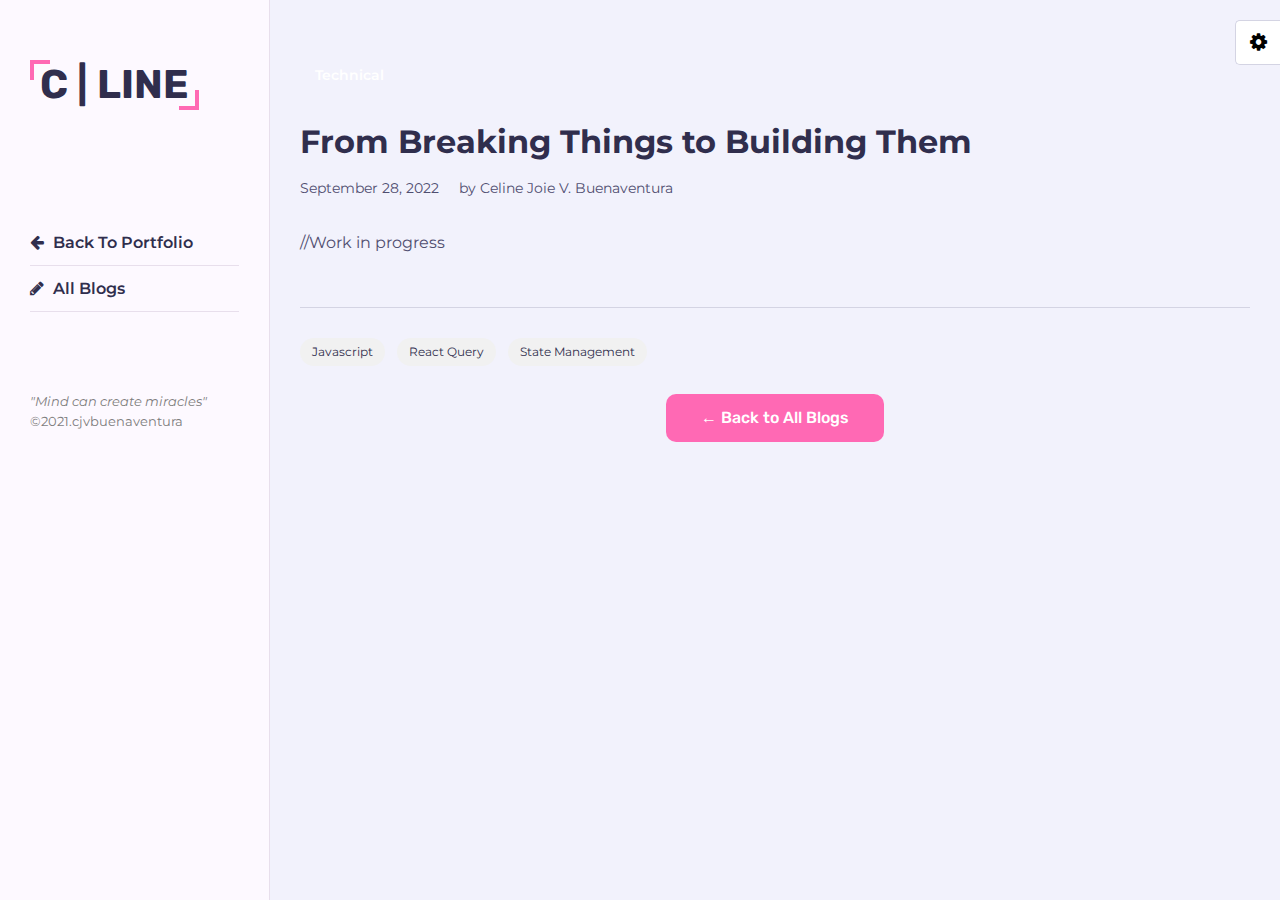
<file: blogs/from-breaking-things-to-building-them.html>
<!DOCTYPE html>
<html lang="en">
  <head>
    <title>From Breaking Things to Building Them | C | Line</title>
    <link rel="shortcut icon" href="../images/logo.png" />
    <meta charset="utf-8" />
    <meta name="viewport" content="width=device-width, initial-scale=1" />
    <!-- Template css Files -->
    <link rel="stylesheet" href="../css/style.css" type="text/css" />
    <link rel="stylesheet" href="../css/skins/purple.css" type="text/css" />
    <link rel="stylesheet" href="../css/styleSwitcher.css" />
  </head>
  <body>
    <!--Preloader-->
    <div class="preloader">
      <div class="loader"></div>
    </div>
    <!--Preloader End-->

    <!-- Main Container -->
    <div class="main-container">
      <!--Aside-->
      <div class="aside">
        <div class="logo">
          <a href="../index.html">C | LINE</a>
        </div>

        <div class="nav-toggler"><span></span></div>

        <ul class="nav">
          <li>
            <a href="../index.html"
              ><i class="fa fa-arrow-left"></i> Back to Portfolio</a
            >
          </li>
          <li>
            <a href="../index.html#blogs"
              ><i class="fa fa-pencil"></i> All Blogs</a
            >
          </li>
        </ul>
        <div class="copyright-text">
          <span style="text-align: center; font-style: italic"
            >"Mind can create miracles"</span
          ><br />&copy;2021.cjvbuenaventura
        </div>
      </div>
      <!--Aside End-->

      <!--Main Content-->
      <div class="main-content">
        <!-- Blog Post Section -->
        <section class="blog-post section active">
          <div class="container">
            <div class="row">
              <div class="blog-post-content padd-15">
                <div class="blog-post-header">
                  <span class="blog-category">Technical</span>
                  <h1>From Breaking Things to Building Them</h1>
                  <div class="blog-meta">
                    <span class="blog-date">September 28, 2022</span>
                    <span class="blog-author"
                      >by Celine Joie V. Buenaventura</span
                    >
                  </div>
                </div>

                <div class="blog-post-image">
                  <!-- <img
                    src="../images/portfolio/portfolio_1.png"
                    alt="Flutter Development"
                  /> -->
                </div>

                <div class="blog-post-body">//Work in progress</div>

                <div class="blog-post-footer">
                  <div class="blog-tags">
                    <span class="tag">Javascript</span>
                    <span class="tag">React Query</span>
                    <span class="tag">State Management</span>
                  </div>

                  <div class="blog-navigation">
                    <a href="../index.html#blogs" class="btn"
                      >← Back to All Blogs</a
                    >
                  </div>
                </div>
              </div>
            </div>
          </div>
        </section>
      </div>
      <!--Main Content End-->
    </div>
    <!-- Main Container -->

    <div class="style-switcher">
      <div class="toggle-style-switcher">
        <i class="fa fa-cog fa-spin"></i>
      </div>
      <h5>Style Switcher</h5>
      <ul>
        <li>
          <a
            href="javascript:void(0)"
            title="pink"
            style="background-color: #ec1839"
            onclick="setActiveStyle('pink')"
          ></a>
        </li>
        <li>
          <a
            href="javascript:void(0)"
            title="blue"
            style="background-color: #2196f3"
            onclick="setActiveStyle('blue')"
          ></a>
        </li>
        <li>
          <a
            href="javascript:void(0)"
            title="green"
            style="background-color: #72b626"
            onclick="setActiveStyle('green')"
          ></a>
        </li>
        <li>
          <a
            href="javascript:void(0)"
            title="orange"
            style="background-color: #fa5b0f"
            onclick="setActiveStyle('orange')"
          ></a>
        </li>
        <li>
          <a
            href="javascript:void(0)"
            title="yellow"
            style="background-color: #ffb400"
            onclick="setActiveStyle('yellow')"
          ></a>
        </li>
        <li>
          <a
            href="javascript:void(0)"
            title="purple"
            style="background-color: #ff69b4"
            onclick="setActiveStyle('purple')"
          ></a>
        </li>
      </ul>
      <h5>Body Skin</h5>
      <label>
        <input
          type="radio"
          class="body-skin"
          name="body-style"
          value="light"
          checked="true"
        />
        Light
      </label>
      <label>
        <input type="radio" class="body-skin" name="body-style" value="dark" />
        Dark
      </label>
    </div>

    <!--Template JS-->
    <script src="../js/script.js"></script>
    <!--Style Switcher-->
    <script src="../js/styleSwitcher.js"></script>
  </body>
</html>
</file>
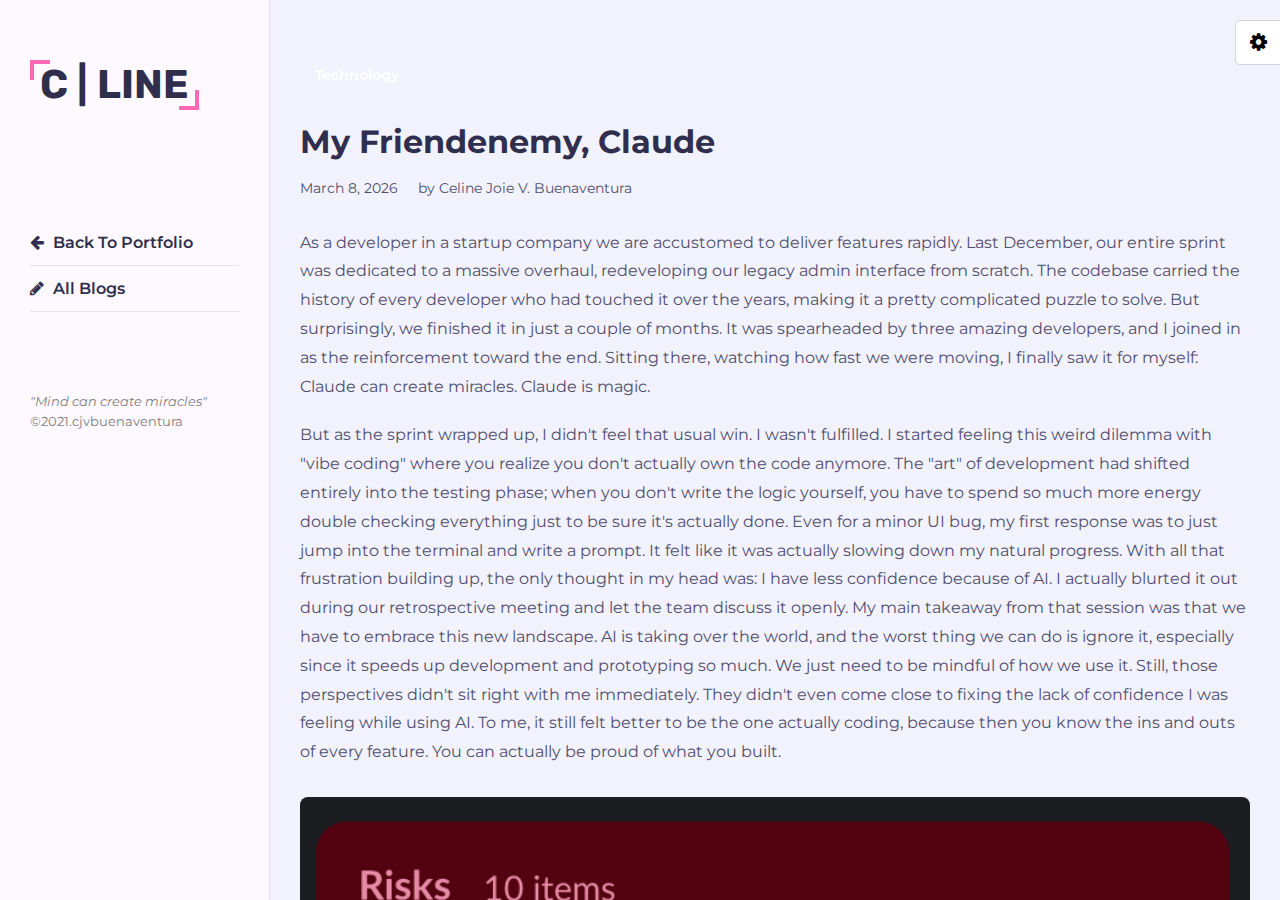
<file: blogs/my-friendenemy-claude.html>
<!DOCTYPE html>
<html lang="en">
  <head>
    <title>My Friendenemy, Claude | C | Line</title>
    <link rel="shortcut icon" href="../images/logo.png" />
    <meta charset="utf-8" />
    <meta name="viewport" content="width=device-width, initial-scale=1" />
    <!-- Template css Files -->
    <link rel="stylesheet" href="../css/style.css" type="text/css" />
    <link rel="stylesheet" href="../css/skins/purple.css" type="text/css" />
    <link rel="stylesheet" href="../css/styleSwitcher.css" />
  </head>
  <body>
    <!--Preloader-->
    <div class="preloader">
      <div class="loader"></div>
    </div>
    <!--Preloader End-->

    <!-- Main Container -->
    <div class="main-container">
      <!--Aside-->
      <div class="aside">
        <div class="logo">
          <a href="../index.html">C | LINE</a>
        </div>

        <div class="nav-toggler"><span></span></div>

        <ul class="nav">
          <li>
            <a href="../index.html"
              ><i class="fa fa-arrow-left"></i> Back to Portfolio</a
            >
          </li>
          <li>
            <a href="../index.html#blogs"
              ><i class="fa fa-pencil"></i> All Blogs</a
            >
          </li>
        </ul>
        <div class="copyright-text">
          <span style="text-align: center; font-style: italic"
            >"Mind can create miracles"</span
          ><br />&copy;2021.cjvbuenaventura
        </div>
      </div>
      <!--Aside End-->

      <!--Main Content-->
      <div class="main-content">
        <!-- Blog Post Section -->
        <section class="blog-post section active">
          <div class="container">
            <div class="row">
              <div class="blog-post-content padd-15">
                <div class="blog-post-header">
                  <span class="blog-category">Technology</span>
                  <h1>My Friendenemy, Claude</h1>
                  <div class="blog-meta">
                    <span class="blog-date">March 8, 2026</span>
                    <span class="blog-author"
                      >by Celine Joie V. Buenaventura</span
                    >
                  </div>
                </div>

                <div class="blog-post-body">
                  <p>As a developer in a startup company we are accustomed to deliver features rapidly. Last December, our entire sprint was dedicated to a massive overhaul, redeveloping our legacy admin interface from scratch. The codebase carried the history of every developer who had touched it over the years, making it a pretty complicated puzzle to solve. But surprisingly, we finished it in just a couple of months. It was spearheaded by three amazing developers, and I joined in as the reinforcement toward the end. Sitting there, watching how fast we were moving, I finally saw it for myself: Claude can create miracles. Claude is magic.</p>

                  <p>But as the sprint wrapped up, I didn't feel that usual win. I wasn't fulfilled. I started feeling this weird dilemma with "vibe coding" where you realize you don't actually own the code anymore. The "art" of development had shifted entirely into the testing phase; when you don't write the logic yourself, you have to spend so much more energy double checking everything just to be sure it's actually done. Even for a minor UI bug, my first response was to just jump into the terminal and write a prompt. It felt like it was actually slowing down my natural progress. With all that frustration building up, the only thought in my head was: I have less confidence because of AI. I actually blurted it out during our retrospective meeting and let the team discuss it openly. My main takeaway from that session was that we have to embrace this new landscape. AI is taking over the world, and the worst thing we can do is ignore it, especially since it speeds up development and prototyping so much. We just need to be mindful of how we use it. Still, those perspectives didn't sit right with me immediately. They didn't even come close to fixing the lack of confidence I was feeling while using AI. To me, it still felt better to be the one actually coding, because then you know the ins and outs of every feature. You can actually be proud of what you built.</p>

                  <div class="blog-gallery" style="display: flex; gap: 15px; margin: 30px 0; flex-wrap: wrap; justify-content: center;">
                    <div style="flex: 1; min-width: 250px; overflow: hidden; border-radius: 8px;">
                      <img
                        src="../images/blogs/my-friendenemy-claude/image (13).png"
                        alt="Low confidence level because of AI risk"
                        style="width: 100%; height: auto; display: block; object-fit: cover;"
                      />
                    </div>
                  </div>

                  <p>Then, that same afternoon, everything changed. Due to some team restructuring, I was told I was moving to the backend. I couldn't help but be happy because I've wanted to do backend for the longest time, it felt like a dream come true. But when the actual development started, my lead gave me a high-level overview and then it was time for the real battle to begin. That's when I realized I had no choice but to truly rely on Claude. Suddenly, I found myself developing a new rhythm: I couldn't just "use" AI; I had to command it. I started by changing my entire workflow. Instead of just asking Claude for code, I realized I needed to give it the right context first. I became really disciplined about writing READMEs and technical markdown files before even starting a task, because that served as the "brain" for the AI to understand our complex system. I was so reliant on this process that I actually burned through my daily tokens every single day; there was even a time when I had to pay for extra just to keep my momentum going. It turned into a solid process: I'd start with a technical planning doc to map out the logic, then I'd implement and test everything phase by phase. I was churning out markdown files for every step of the development just to keep everything organized and documented. With my teammates constantly reviewing my work, I was able to deliver features a lot faster than I expected. It feels like I'm back in my junior years, with a Copilot by my side helping me get comfortable with the syntax until I'm ready to take over and write it myself. It hit me then that the way we develop has completely shifted. Before, you'd have to watch multiple tutorials and read through endless documentation, starting small before you could ever really contribute. Now, with the help of AI, you can finish tasks easily and just learn as you go.</p>

                  <div class="blog-gallery" style="display: flex; gap: 15px; margin: 30px 0; flex-wrap: wrap; justify-content: center;">
                    <div style="flex: 1; min-width: 280px; overflow: hidden; border-radius: 8px;">
                      <img
                        src="../images/blogs/my-friendenemy-claude/image (14).png"
                        alt="Claude API credit usage and grants"
                        style="width: 100%; height: auto; display: block; object-fit: cover;"
                      />
                    </div>
                  </div>

                  <p>I think my real problem was that I wasn't receptive to Claude when it came to frontend engineering. I've been in the industry for almost four years, and I couldn't accept that I wasn't doing things the "usual" way anymore. I'm knowledgeable in that aspect; I know I'm capable of solving those problems, and I find it fulfilling to design and solve a problem myself. But as a backend engineer, I don't know as much yet, so I'm okay with trusting Claude with my integrity as a developer. My end point is really just this: confidence in AI is contextual. The sweet spot for me is still that mix of AI and human intervention. You will only feel truly confident if you are also knowledgeable about the tool you are using. Moving forward, I need to find that balance in the frontend by using AI without losing my craft, while in the backend, I'll keep leaning on that balance of AI assistance and human guidance.</p>

                  <p>Well, I've said quite a lot already. Bye!</p>
                </div>

                <div class="blog-post-footer">
                  <div class="blog-navigation">
                    <a href="../index.html#blogs" class="btn"
                      >← Back to All Blogs</a
                    >
                  </div>
                </div>
              </div>
            </div>
          </div>
        </section>
      </div>
      <!--Main Content End-->
    </div>
    <!-- Main Container -->

    <div class="style-switcher">
      <div class="toggle-style-switcher">
        <i class="fa fa-cog fa-spin"></i>
      </div>
      <h5>Style Switcher</h5>
      <ul>
        <li>
          <a
            href="javascript:void(0)"
            title="pink"
            style="background-color: #ec1839"
            onclick="setActiveStyle('pink')"
          ></a>
        </li>
        <li>
          <a
            href="javascript:void(0)"
            title="blue"
            style="background-color: #2196f3"
            onclick="setActiveStyle('blue')"
          ></a>
        </li>
        <li>
          <a
            href="javascript:void(0)"
            title="green"
            style="background-color: #72b626"
            onclick="setActiveStyle('green')"
          ></a>
        </li>
        <li>
          <a
            href="javascript:void(0)"
            title="orange"
            style="background-color: #fa5b0f"
            onclick="setActiveStyle('orange')"
          ></a>
        </li>
        <li>
          <a
            href="javascript:void(0)"
            title="yellow"
            style="background-color: #ffb400"
            onclick="setActiveStyle('yellow')"
          ></a>
        </li>
        <li>
          <a
            href="javascript:void(0)"
            title="purple"
            style="background-color: #ff69b4"
            onclick="setActiveStyle('purple')"
          ></a>
        </li>
      </ul>
      <h5>Body Skin</h5>
      <label>
        <input
          type="radio"
          class="body-skin"
          name="body-style"
          value="light"
          checked="true"
        />
        Light
      </label>
      <label>
        <input type="radio" class="body-skin" name="body-style" value="dark" />
        Dark
      </label>
    </div>

    <!--Template JS-->
    <script src="../js/script.js"></script>
    <!--Style Switcher-->
    <script src="../js/styleSwitcher.js"></script>
  </body>
</html>
</file>
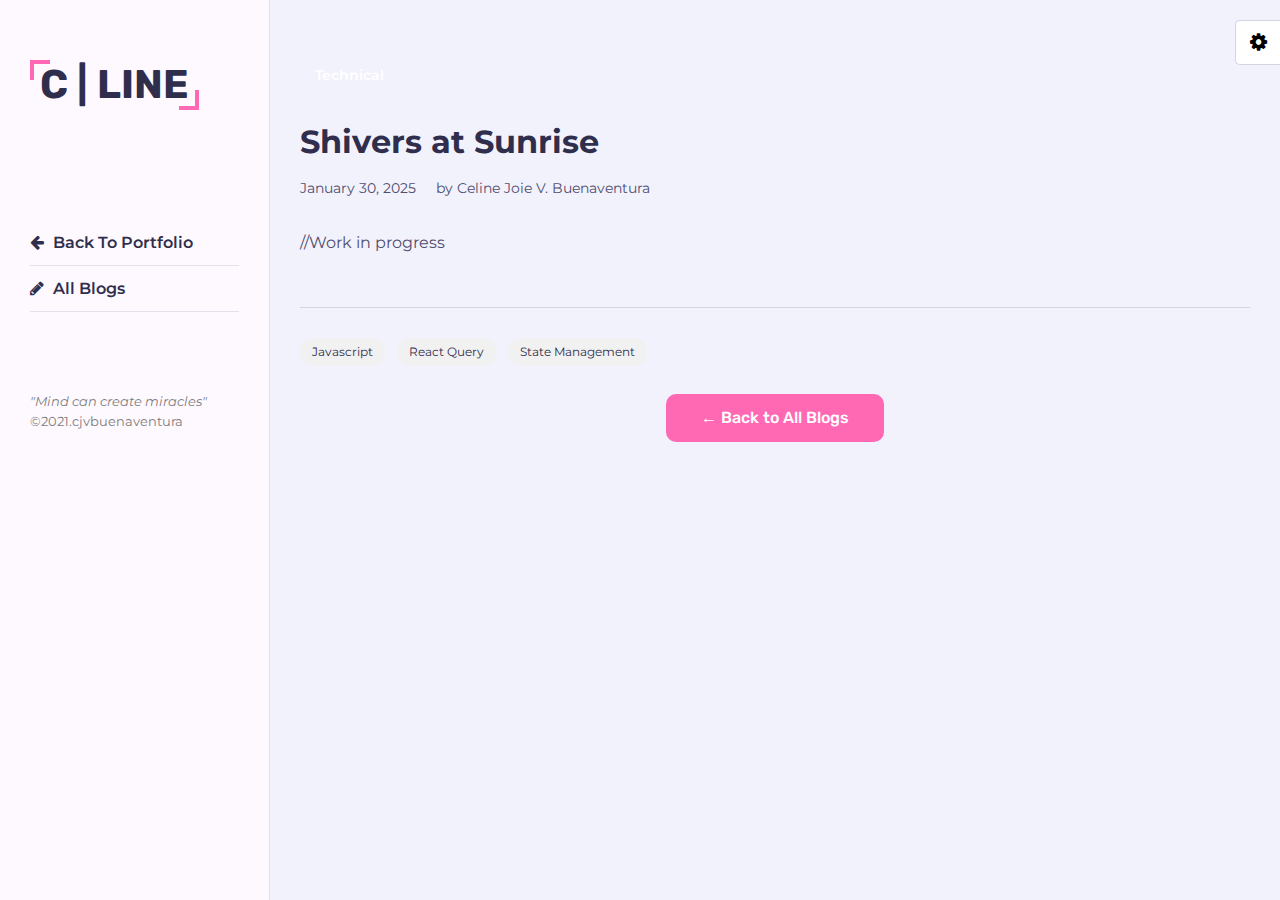
<file: blogs/shivers-at-sunrise.html>
<!DOCTYPE html>
<html lang="en">
  <head>
    <title>Shivers at Sunrise | C | Line</title>
    <link rel="shortcut icon" href="../images/logo.png" />
    <meta charset="utf-8" />
    <meta name="viewport" content="width=device-width, initial-scale=1" />
    <!-- Template css Files -->
    <link rel="stylesheet" href="../css/style.css" type="text/css" />
    <link rel="stylesheet" href="../css/skins/purple.css" type="text/css" />
    <link rel="stylesheet" href="../css/styleSwitcher.css" />
  </head>
  <body>
    <!--Preloader-->
    <div class="preloader">
      <div class="loader"></div>
    </div>
    <!--Preloader End-->

    <!-- Main Container -->
    <div class="main-container">
      <!--Aside-->
      <div class="aside">
        <div class="logo">
          <a href="../index.html">C | LINE</a>
        </div>

        <div class="nav-toggler"><span></span></div>

        <ul class="nav">
          <li>
            <a href="../index.html"
              ><i class="fa fa-arrow-left"></i> Back to Portfolio</a
            >
          </li>
          <li>
            <a href="../index.html#blogs"
              ><i class="fa fa-pencil"></i> All Blogs</a
            >
          </li>
        </ul>
        <div class="copyright-text">
          <span style="text-align: center; font-style: italic"
            >"Mind can create miracles"</span
          ><br />&copy;2021.cjvbuenaventura
        </div>
      </div>
      <!--Aside End-->

      <!--Main Content-->
      <div class="main-content">
        <!-- Blog Post Section -->
        <section class="blog-post section active">
          <div class="container">
            <div class="row">
              <div class="blog-post-content padd-15">
                <div class="blog-post-header">
                  <span class="blog-category">Technical</span>
                  <h1>Shivers at Sunrise</h1>
                  <div class="blog-meta">
                    <span class="blog-date">January 30, 2025</span>
                    <span class="blog-author"
                      >by Celine Joie V. Buenaventura</span
                    >
                  </div>
                </div>

                <div class="blog-post-image">
                  <!-- <img
                    src="../images/portfolio/portfolio_1.png"
                    alt="Flutter Development"
                  /> -->
                </div>

                <div class="blog-post-body">//Work in progress</div>

                <div class="blog-post-footer">
                  <div class="blog-tags">
                    <span class="tag">Javascript</span>
                    <span class="tag">React Query</span>
                    <span class="tag">State Management</span>
                  </div>

                  <div class="blog-navigation">
                    <a href="../index.html#blogs" class="btn"
                      >← Back to All Blogs</a
                    >
                  </div>
                </div>
              </div>
            </div>
          </div>
        </section>
      </div>
      <!--Main Content End-->
    </div>
    <!-- Main Container -->

    <div class="style-switcher">
      <div class="toggle-style-switcher">
        <i class="fa fa-cog fa-spin"></i>
      </div>
      <h5>Style Switcher</h5>
      <ul>
        <li>
          <a
            href="javascript:void(0)"
            title="pink"
            style="background-color: #ec1839"
            onclick="setActiveStyle('pink')"
          ></a>
        </li>
        <li>
          <a
            href="javascript:void(0)"
            title="blue"
            style="background-color: #2196f3"
            onclick="setActiveStyle('blue')"
          ></a>
        </li>
        <li>
          <a
            href="javascript:void(0)"
            title="green"
            style="background-color: #72b626"
            onclick="setActiveStyle('green')"
          ></a>
        </li>
        <li>
          <a
            href="javascript:void(0)"
            title="orange"
            style="background-color: #fa5b0f"
            onclick="setActiveStyle('orange')"
          ></a>
        </li>
        <li>
          <a
            href="javascript:void(0)"
            title="yellow"
            style="background-color: #ffb400"
            onclick="setActiveStyle('yellow')"
          ></a>
        </li>
        <li>
          <a
            href="javascript:void(0)"
            title="purple"
            style="background-color: #ff69b4"
            onclick="setActiveStyle('purple')"
          ></a>
        </li>
      </ul>
      <h5>Body Skin</h5>
      <label>
        <input
          type="radio"
          class="body-skin"
          name="body-style"
          value="light"
          checked="true"
        />
        Light
      </label>
      <label>
        <input type="radio" class="body-skin" name="body-style" value="dark" />
        Dark
      </label>
    </div>

    <!--Template JS-->
    <script src="../js/script.js"></script>
    <!--Style Switcher-->
    <script src="../js/styleSwitcher.js"></script>
  </body>
</html>
</file>
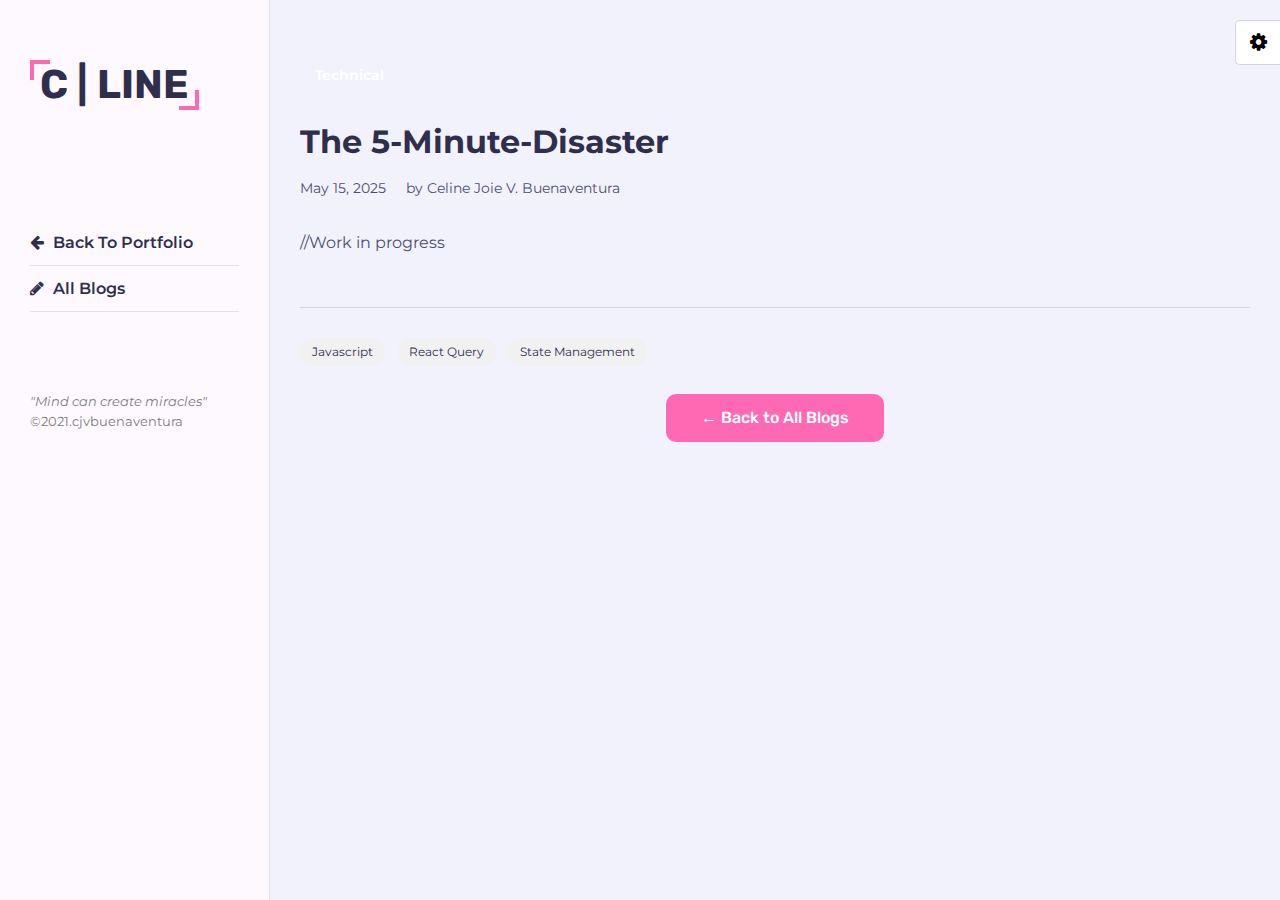
<file: blogs/the-5-minute-disaster.html>
<!DOCTYPE html>
<html lang="en">
  <head>
    <title>The 5-Minute Disaster | C | Line</title>
    <link rel="shortcut icon" href="../images/logo.png" />
    <meta charset="utf-8" />
    <meta name="viewport" content="width=device-width, initial-scale=1" />
    <!-- Template css Files -->
    <link rel="stylesheet" href="../css/style.css" type="text/css" />
    <link rel="stylesheet" href="../css/skins/purple.css" type="text/css" />
    <link rel="stylesheet" href="../css/styleSwitcher.css" />
  </head>
  <body>
    <!--Preloader-->
    <div class="preloader">
      <div class="loader"></div>
    </div>
    <!--Preloader End-->

    <!-- Main Container -->
    <div class="main-container">
      <!--Aside-->
      <div class="aside">
        <div class="logo">
          <a href="../index.html">C | LINE</a>
        </div>

        <div class="nav-toggler"><span></span></div>

        <ul class="nav">
          <li>
            <a href="../index.html"
              ><i class="fa fa-arrow-left"></i> Back to Portfolio</a
            >
          </li>
          <li>
            <a href="../index.html#blogs"
              ><i class="fa fa-pencil"></i> All Blogs</a
            >
          </li>
        </ul>
        <div class="copyright-text">
          <span style="text-align: center; font-style: italic"
            >"Mind can create miracles"</span
          ><br />&copy;2021.cjvbuenaventura
        </div>
      </div>
      <!--Aside End-->

      <!--Main Content-->
      <div class="main-content">
        <!-- Blog Post Section -->
        <section class="blog-post section active">
          <div class="container">
            <div class="row">
              <div class="blog-post-content padd-15">
                <div class="blog-post-header">
                  <span class="blog-category">Technical</span>
                  <h1>The 5-Minute-Disaster</h1>
                  <div class="blog-meta">
                    <span class="blog-date">May 15, 2025</span>
                    <span class="blog-author"
                      >by Celine Joie V. Buenaventura</span
                    >
                  </div>
                </div>

                <div class="blog-post-image">
                  <!-- <img
                    src="../images/portfolio/portfolio_1.png"
                    alt="Flutter Development"
                  /> -->
                </div>

                <div class="blog-post-body">//Work in progress</div>

                <div class="blog-post-footer">
                  <div class="blog-tags">
                    <span class="tag">Javascript</span>
                    <span class="tag">React Query</span>
                    <span class="tag">State Management</span>
                  </div>

                  <div class="blog-navigation">
                    <a href="../index.html#blogs" class="btn"
                      >← Back to All Blogs</a
                    >
                  </div>
                </div>
              </div>
            </div>
          </div>
        </section>
      </div>
      <!--Main Content End-->
    </div>
    <!-- Main Container -->

    <div class="style-switcher">
      <div class="toggle-style-switcher">
        <i class="fa fa-cog fa-spin"></i>
      </div>
      <h5>Style Switcher</h5>
      <ul>
        <li>
          <a
            href="javascript:void(0)"
            title="pink"
            style="background-color: #ec1839"
            onclick="setActiveStyle('pink')"
          ></a>
        </li>
        <li>
          <a
            href="javascript:void(0)"
            title="blue"
            style="background-color: #2196f3"
            onclick="setActiveStyle('blue')"
          ></a>
        </li>
        <li>
          <a
            href="javascript:void(0)"
            title="green"
            style="background-color: #72b626"
            onclick="setActiveStyle('green')"
          ></a>
        </li>
        <li>
          <a
            href="javascript:void(0)"
            title="orange"
            style="background-color: #fa5b0f"
            onclick="setActiveStyle('orange')"
          ></a>
        </li>
        <li>
          <a
            href="javascript:void(0)"
            title="yellow"
            style="background-color: #ffb400"
            onclick="setActiveStyle('yellow')"
          ></a>
        </li>
        <li>
          <a
            href="javascript:void(0)"
            title="purple"
            style="background-color: #ff69b4"
            onclick="setActiveStyle('purple')"
          ></a>
        </li>
      </ul>
      <h5>Body Skin</h5>
      <label>
        <input
          type="radio"
          class="body-skin"
          name="body-style"
          value="light"
          checked="true"
        />
        Light
      </label>
      <label>
        <input type="radio" class="body-skin" name="body-style" value="dark" />
        Dark
      </label>
    </div>

    <!--Template JS-->
    <script src="../js/script.js"></script>
    <!--Style Switcher-->
    <script src="../js/styleSwitcher.js"></script>
  </body>
</html>
</file>
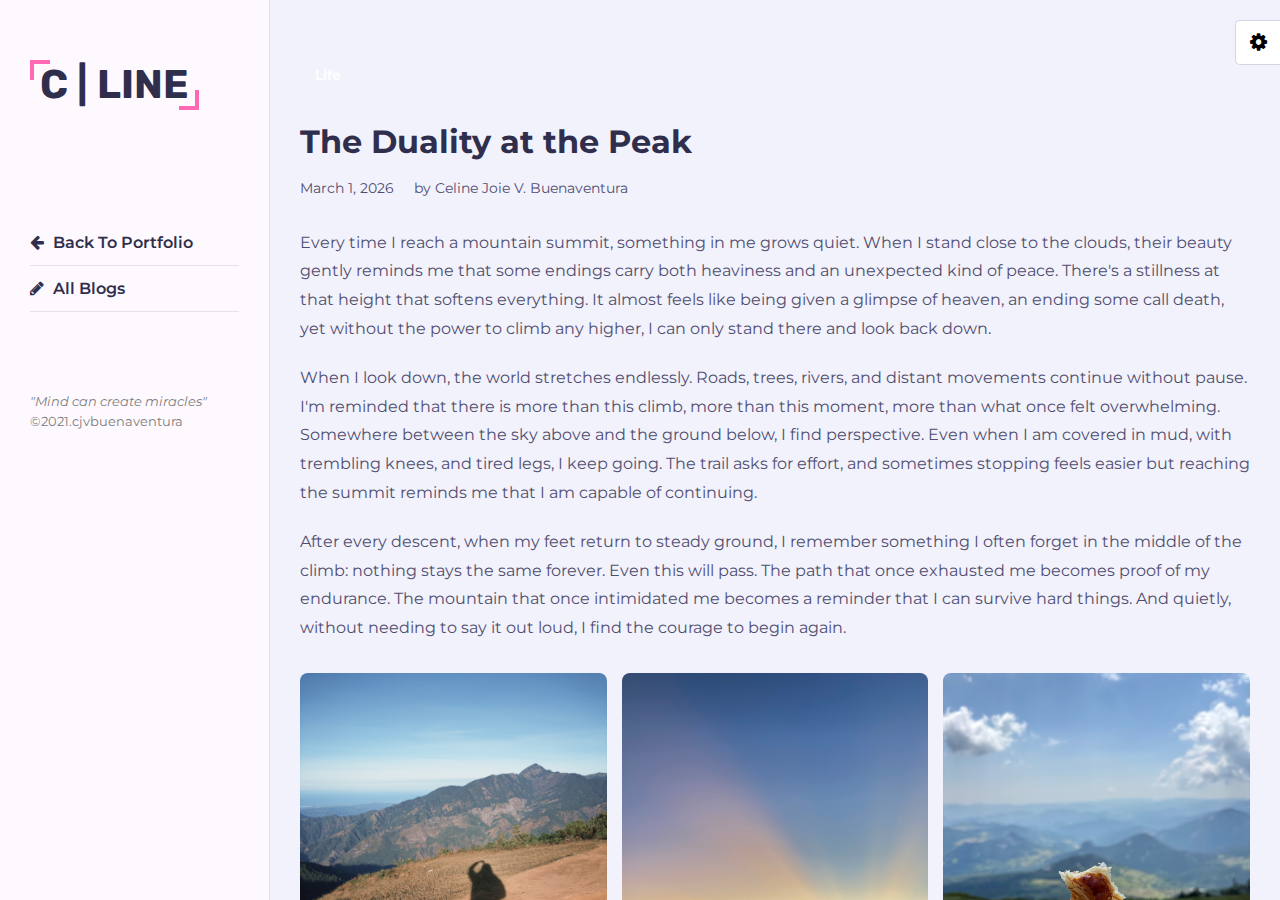
<file: blogs/the-duality-at-the-peak.html>
<!DOCTYPE html>
<html lang="en">
  <head>
    <title>The Duality at the Peak | C | Line</title>
    <link rel="shortcut icon" href="../images/logo.png" />
    <meta charset="utf-8" />
    <meta name="viewport" content="width=device-width, initial-scale=1" />
    <!-- Template css Files -->
    <link rel="stylesheet" href="../css/style.css" type="text/css" />
    <link rel="stylesheet" href="../css/skins/purple.css" type="text/css" />
    <link rel="stylesheet" href="../css/styleSwitcher.css" />
  </head>
  <body>
    <!--Preloader-->
    <div class="preloader">
      <div class="loader"></div>
    </div>
    <!--Preloader End-->

    <!-- Main Container -->
    <div class="main-container">
      <!--Aside-->
      <div class="aside">
        <div class="logo">
          <a href="../index.html">C | LINE</a>
        </div>

        <div class="nav-toggler"><span></span></div>

        <ul class="nav">
          <li>
            <a href="../index.html"
              ><i class="fa fa-arrow-left"></i> Back to Portfolio</a
            >
          </li>
          <li>
            <a href="../index.html#blogs"
              ><i class="fa fa-pencil"></i> All Blogs</a
            >
          </li>
        </ul>
        <div class="copyright-text">
          <span style="text-align: center; font-style: italic"
            >"Mind can create miracles"</span
          ><br />&copy;2021.cjvbuenaventura
        </div>
      </div>
      <!--Aside End-->

      <!--Main Content-->
      <div class="main-content">
        <!-- Blog Post Section -->
        <section class="blog-post section active">
          <div class="container">
            <div class="row">
              <div class="blog-post-content padd-15">
                <div class="blog-post-header">
                  <span class="blog-category">Life</span>
                  <h1>The Duality at the Peak</h1>
                  <div class="blog-meta">
                    <span class="blog-date">March 1, 2026</span>
                    <span class="blog-author"
                      >by Celine Joie V. Buenaventura</span
                    >
                  </div>
                </div>

                <div class="blog-post-body">
                  <p>Every time I reach a mountain summit, something in me grows quiet. When I stand close to the clouds, their beauty gently reminds me that some endings carry both heaviness and an unexpected kind of peace. There's a stillness at that height that softens everything. It almost feels like being given a glimpse of heaven, an ending some call death, yet without the power to climb any higher, I can only stand there and look back down.</p>

                  <p>When I look down, the world stretches endlessly. Roads, trees, rivers, and distant movements continue without pause. I'm reminded that there is more than this climb, more than this moment, more than what once felt overwhelming. Somewhere between the sky above and the ground below, I find perspective. Even when I am covered in mud, with trembling knees, and tired legs, I keep going. The trail asks for effort, and sometimes stopping feels easier but reaching the summit reminds me that I am capable of continuing.</p>

                  <p>After every descent, when my feet return to steady ground, I remember something I often forget in the middle of the climb: nothing stays the same forever. Even this will pass. The path that once exhausted me becomes proof of my endurance. The mountain that once intimidated me becomes a reminder that I can survive hard things. And quietly, without needing to say it out loud, I find the courage to begin again.</p>
                </div>

                <div class="blog-gallery" style="display: flex; gap: 15px; margin: 30px 0; flex-wrap: wrap; justify-content: center;">
                  <div style="flex: 1; min-width: 250px; overflow: hidden; border-radius: 8px;">
                    <img
                      src="../images/blogs/the-duality-at-the-peak/image_1.JPG"
                      alt="Mountain Peak"
                      style="width: 100%; height: auto; display: block; object-fit: cover;"
                    />
                  </div>

                  <div style="flex: 1; min-width: 250px; overflow: hidden; border-radius: 8px;">
                    <img
                      src="../images/blogs/the-duality-at-the-peak/image_2.jpg"
                      alt="Mountain View"
                      style="width: 100%; height: auto; display: block; object-fit: cover;"
                    />
                  </div>

                  <div style="flex: 1; min-width: 250px; overflow: hidden; border-radius: 8px;">
                    <img
                      src="../images/blogs/the-duality-at-the-peak/image_3.jpg"
                      alt="Mountain Landscape"
                      style="width: 100%; height: auto; display: block; object-fit: cover;"
                    />
                  </div>
                </div>

                <div class="blog-post-footer">
                  <div class="blog-navigation">
                    <a href="../index.html#blogs" class="btn"
                      >← Back to All Blogs</a
                    >
                  </div>
                </div>
              </div>
            </div>
          </div>
        </section>
      </div>
      <!--Main Content End-->
    </div>
    <!-- Main Container -->

    <div class="style-switcher">
      <div class="toggle-style-switcher">
        <i class="fa fa-cog fa-spin"></i>
      </div>
      <h5>Style Switcher</h5>
      <ul>
        <li>
          <a
            href="javascript:void(0)"
            title="pink"
            style="background-color: #ec1839"
            onclick="setActiveStyle('pink')"
          ></a>
        </li>
        <li>
          <a
            href="javascript:void(0)"
            title="blue"
            style="background-color: #2196f3"
            onclick="setActiveStyle('blue')"
          ></a>
        </li>
        <li>
          <a
            href="javascript:void(0)"
            title="green"
            style="background-color: #72b626"
            onclick="setActiveStyle('green')"
          ></a>
        </li>
        <li>
          <a
            href="javascript:void(0)"
            title="orange"
            style="background-color: #fa5b0f"
            onclick="setActiveStyle('orange')"
          ></a>
        </li>
        <li>
          <a
            href="javascript:void(0)"
            title="yellow"
            style="background-color: #ffb400"
            onclick="setActiveStyle('yellow')"
          ></a>
        </li>
        <li>
          <a
            href="javascript:void(0)"
            title="purple"
            style="background-color: #ff69b4"
            onclick="setActiveStyle('purple')"
          ></a>
        </li>
      </ul>
      <h5>Body Skin</h5>
      <label>
        <input
          type="radio"
          class="body-skin"
          name="body-style"
          value="light"
          checked="true"
        />
        Light
      </label>
      <label>
        <input type="radio" class="body-skin" name="body-style" value="dark" />
        Dark
      </label>
    </div>

    <!--Template JS-->
    <script src="../js/script.js"></script>
    <!--Style Switcher-->
    <script src="../js/styleSwitcher.js"></script>
  </body>
</html>
</file>
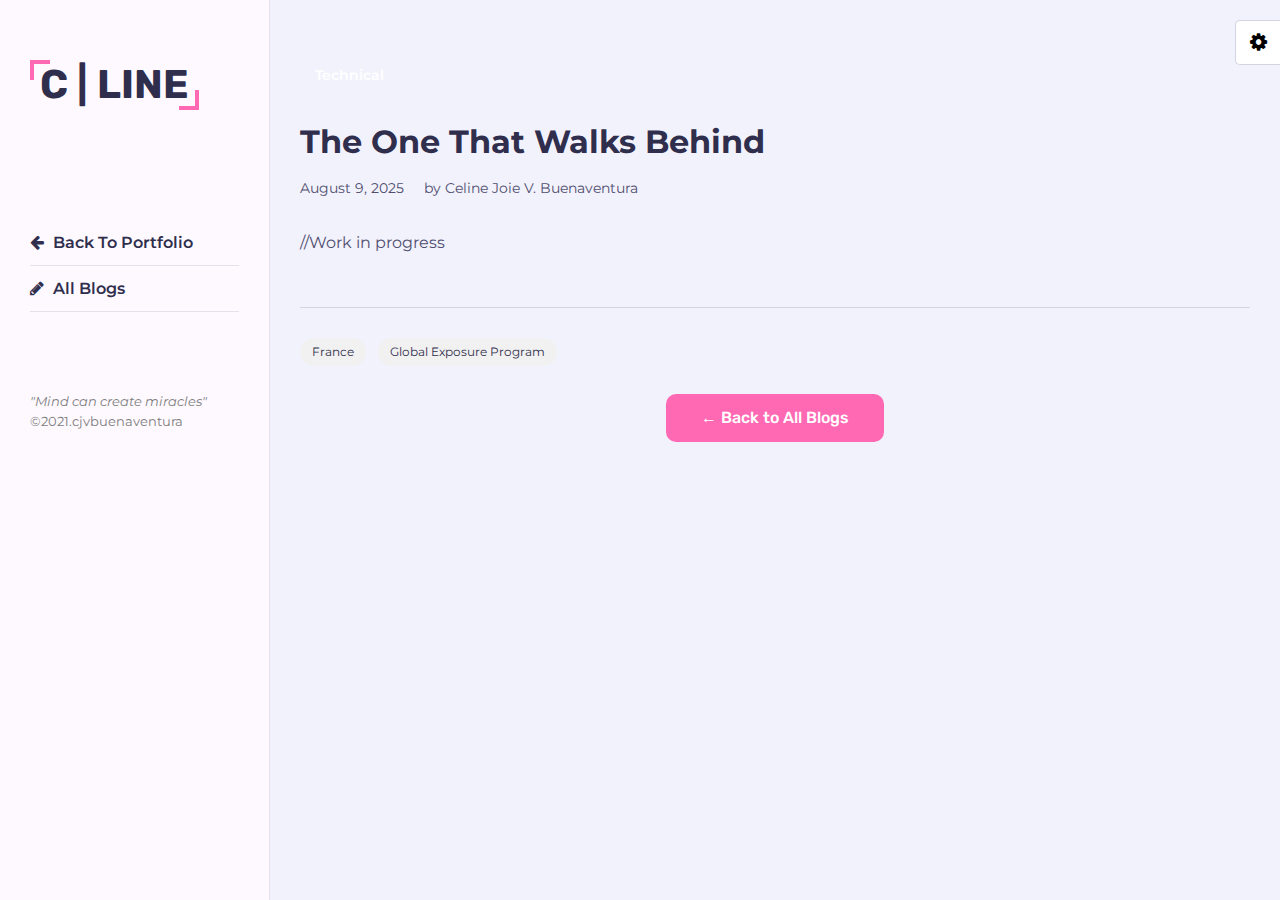
<file: blogs/the-one-that-walks-behind.html>
<!DOCTYPE html>
<html lang="en">
  <head>
    <title>The One That Walks Behind | C | Line</title>
    <link rel="shortcut icon" href="../images/logo.png" />
    <meta charset="utf-8" />
    <meta name="viewport" content="width=device-width, initial-scale=1" />
    <!-- Template css Files -->
    <link rel="stylesheet" href="../css/style.css" type="text/css" />
    <link rel="stylesheet" href="../css/skins/purple.css" type="text/css" />
    <link rel="stylesheet" href="../css/styleSwitcher.css" />
  </head>
  <body>
    <!--Preloader-->
    <div class="preloader">
      <div class="loader"></div>
    </div>
    <!--Preloader End-->

    <!-- Main Container -->
    <div class="main-container">
      <!--Aside-->
      <div class="aside">
        <div class="logo">
          <a href="../index.html">C | LINE</a>
        </div>

        <div class="nav-toggler"><span></span></div>

        <ul class="nav">
          <li>
            <a href="../index.html"
              ><i class="fa fa-arrow-left"></i> Back to Portfolio</a
            >
          </li>
          <li>
            <a href="../index.html#blogs"
              ><i class="fa fa-pencil"></i> All Blogs</a
            >
          </li>
        </ul>
        <div class="copyright-text">
          <span style="text-align: center; font-style: italic"
            >"Mind can create miracles"</span
          ><br />&copy;2021.cjvbuenaventura
        </div>
      </div>
      <!--Aside End-->

      <!--Main Content-->
      <div class="main-content">
        <!-- Blog Post Section -->
        <section class="blog-post section active">
          <div class="container">
            <div class="row">
              <div class="blog-post-content padd-15">
                <div class="blog-post-header">
                  <span class="blog-category">Technical</span>
                  <h1>The One That Walks Behind</h1>
                  <div class="blog-meta">
                    <span class="blog-date">August 9, 2025</span>
                    <span class="blog-author"
                      >by Celine Joie V. Buenaventura</span
                    >
                  </div>
                </div>

                <div class="blog-post-image">
                  <!-- <img
                    src="../images/portfolio/portfolio_1.png"
                    alt="Flutter Development"
                  /> -->
                </div>

                <div class="blog-post-body">//Work in progress</div>

                <div class="blog-post-footer">
                  <div class="blog-tags">
                    <span class="tag">France</span>
                    <span class="tag">Global Exposure Program</span>
                  </div>

                  <div class="blog-navigation">
                    <a href="../index.html#blogs" class="btn"
                      >← Back to All Blogs</a
                    >
                  </div>
                </div>
              </div>
            </div>
          </div>
        </section>
      </div>
      <!--Main Content End-->
    </div>
    <!-- Main Container -->

    <div class="style-switcher">
      <div class="toggle-style-switcher">
        <i class="fa fa-cog fa-spin"></i>
      </div>
      <h5>Style Switcher</h5>
      <ul>
        <li>
          <a
            href="javascript:void(0)"
            title="pink"
            style="background-color: #ec1839"
            onclick="setActiveStyle('pink')"
          ></a>
        </li>
        <li>
          <a
            href="javascript:void(0)"
            title="blue"
            style="background-color: #2196f3"
            onclick="setActiveStyle('blue')"
          ></a>
        </li>
        <li>
          <a
            href="javascript:void(0)"
            title="green"
            style="background-color: #72b626"
            onclick="setActiveStyle('green')"
          ></a>
        </li>
        <li>
          <a
            href="javascript:void(0)"
            title="orange"
            style="background-color: #fa5b0f"
            onclick="setActiveStyle('orange')"
          ></a>
        </li>
        <li>
          <a
            href="javascript:void(0)"
            title="yellow"
            style="background-color: #ffb400"
            onclick="setActiveStyle('yellow')"
          ></a>
        </li>
        <li>
          <a
            href="javascript:void(0)"
            title="purple"
            style="background-color: #ff69b4"
            onclick="setActiveStyle('purple')"
          ></a>
        </li>
      </ul>
      <h5>Body Skin</h5>
      <label>
        <input
          type="radio"
          class="body-skin"
          name="body-style"
          value="light"
          checked="true"
        />
        Light
      </label>
      <label>
        <input type="radio" class="body-skin" name="body-style" value="dark" />
        Dark
      </label>
    </div>

    <!--Template JS-->
    <script src="../js/script.js"></script>
    <!--Style Switcher-->
    <script src="../js/styleSwitcher.js"></script>
  </body>
</html>
</file>
<file: css/skins/purple.css>
.aside .logo a::before {
  border-top: 4px solid #ff69b4;
  border-left: 4px solid #ff69b4;
}

.aside .logo a::after {
  border-right: 4px solid #ff69b4;
  border-bottom: 4px solid #ff69b4;
}

.lightbox .lightbox-content .lightbox-caption .portfolio-footer .languages li,
body.dark .home .intro p span,
.home .intro p span,
body.dark .portfolio .portfolio-filter button.active,
body.dark .aside .nav li a.active,
body.dark .aside .nav li a:hover,
.aside .nav li a:hover,
.aside .nav li a.active,
.about .about-content .about-text h3 span,
.service .service-item .service-item-inner .icon .fa,
.portfolio .portfolio-filter button.active,
.portfolio .portfolio-item .portfolio-info .icon .fa,
.lightbox .lightbox-controls .prev-item .fa,
.lightbox .lightbox-controls .next-item .fa,
.contact .contact-info-item .icon .fa {
  color: #ff69b4;
}

.about .about-footer a,
.portfolio .portfolio-footer a,
.contact .contact-footer a,
.swal2-confirm,
.lightbox-caption .social-links a,
.aside .nav-toggler span,
.aside .nav-toggler span::before,
.aside .nav-toggler span::after,
.home .intro .social-links a,
.section-title h2::before,
.section-title h2::after,
.btn,
.about .about-content .skills .skill-item .progress .progress-in,
.about .about-content .timeline .timeline-item::before,
.about .about-content .timeline .circle-dot,
.service .service-item .service-item-inner:hover .icon {
  background-color: #ff69b4;
}

.portfolio .portfolio-filter button.active,
body.dark .portfolio .portfolio-filter button.active {
  border-color: #ff69b4;
}
</file>
<file: css/styleSwitcher.css>
.style-switcher {
  position: fixed;
  top: 20px;
  right: 0;
  z-index: 10;
  background-color: white;
  padding: 15px;
  border: 1px solid #d4d4e3;
  border-right: none;
  border-radius: 0px 0 0px 5px;
  -webkit-transform: translateX(100%);
  transform: translateX(100%);
  -webkit-transition: all 0.3s ease;
  transition: all 0.3s ease;
}

.style-switcher.open {
  -webkit-transform: translateX(0%);
  transform: translateX(0%);
}

.style-switcher h5 {
  font-size: 16px;
  color: #302e4d;
  margin-bottom: 8px;
  padding-bottom: 5px;
  border-bottom: 1px solid #e8dfec;
}

.style-switcher ul {
  margin: 0;
  padding: 0;
  list-style: none;
  display: block;
  margin-bottom: 5px;
}

.style-switcher ul li {
  display: inline-block;
}

.style-switcher ul li a {
  height: 30px;
  width: 30px;
  display: block;
  border-radius: 50%;
  cursor: pointer;
  text-decoration: none;
  margin-right: 2px;
}

.style-switcher .toggle-style-switcher {
  position: absolute;
  height: 45px;
  width: 45px;
  background: white;
  left: -46px;
  top: -1px;
  border: 1px solid #d4d4e3;
  border-right: none;
  text-align: center;
  cursor: pointer;
  border-radius: 5px 0 0 5px;
}

.style-switcher .toggle-style-switcher .fa {
  font-size: 20px;
  line-height: 43px;
}
</file>
<file: css/style.css>
/*Font Awesome Free Icon*/
@import url("https://stackpath.bootstrapcdn.com/font-awesome/4.7.0/css/font-awesome.min.css");
/*Google fonts*/
@import url("https://fonts.googleapis.com/css?family=Montserrat:400,500,600,700&display=swap");
@import url("https://fonts.googleapis.com/css?family=Rubik:500,700,900&display=swap");

/* General Style */
body {
  margin: 0;
  line-height: 1.5;
  font-size: 16px;
  font-family: "Montserrat", sans-serif;
  font-weight: 400;
}
* {
  margin: 0;
  padding: 0;
  outline: none;
  text-decoration: none;
  box-sizing: border-box;
  width: auto;
}

::before,
::after {
  box-sizing: border-box;
}

input,
textarea,
select {
  font-family: "Montserrat", sans-serif;
}

.section {
  background-color: #f2f2fc;
  min-height: 100vh;
  display: block;
  padding: 0 30px;
  position: fixed;
  left: 270px;
  top: 0;
  right: 0;
  bottom: 0;
  z-index: 0;
  opacity: 1;
  overflow-x: hidden;
  overflow-y: auto;
  -webkit-transition: all 0.3s ease;
  transition: all 0.3s ease;
}

.section.active {
  z-index: 2;
  opacity: 1;
  -webkit-animation: slideSection 1s ease;
  animation: slideSection 1s ease;
}

.section.back-section {
  z-index: 1;
}
@-webkit-keyframes slideSection {
  0% {
    -webkit-animation: translateX(100%);
    transform: translateX(100%);
  }
  100% {
    -webkit-animation: translateX(0%);
    transform: translateX(0%);
  }
}

@keyframes slideSection {
  0% {
    -webkit-animation: translateX(100%);
    transform: translateX(100%);
  }
  100% {
    -webkit-animation: translateX(0%);
    transform: translateX(0%);
  }
}

.section .container {
  padding-top: 60px;
  padding-bottom: 70px;
}

.section-title {
  -ms-flex: 0 0 100%;
  flex: 0 0 100%;
  max-width: 100%;
  margin-bottom: 60px;
}

.section-title h2 {
  font-size: 40px;
  color: #302e4d;
  font-family: "Rubik", sans-serif;
  font-weight: 700;
  margin: 0;
  position: relative;
}

.section-title h2::before {
  content: "";
  height: 4px;
  width: 50px;
  position: absolute;
  top: 100%;
  left: 0;
}

.section-title h2::after {
  content: "";
  height: 4px;
  width: 25px;
  position: absolute;
  top: 100%;
  left: 0;
  margin-top: 8px;
}

.row {
  display: -ms-flexbox;
  display: flex;
  -ms-flex-wrap: wrap;
  flex-wrap: wrap;
  margin-right: -15px;
  margin-left: -15px;
  position: relative;
}

.padd-15 {
  padding-left: 15px;
  padding-right: 15px;
}

/* .main-content {
  padding-left: 270px;
} */

.container {
  max-width: 1100px;
  width: 100%;
  margin: auto;
}

.shadow-dark {
  -webkit-box-shadow: 0 0 20px rgba(48, 46, 77, 0.15);
  box-shadow: 0 0 20px rgba(48, 46, 77, 0.15);
}

.btn {
  font-size: 16px;
  font-family: "Rubik", sans-serif;
  font-weight: 500;
  padding: 12px 35px;
  color: white;
  border-radius: 10px;
  -webkit-transition: all 0.3s ease;
  transition: all 0.3s ease;
  display: inline-block;
  white-space: nowrap;
  border: none;
  cursor: pointer;
}

.btn:hover {
  -webkit-transform: scale(1.05);
  transform: scale(1.05);
}

.hidden {
  display: none !important;
}

/* Preloader */
.preloader {
  background-color: #222222;
  position: fixed;
  left: 0;
  top: 0;
  height: 100%;
  width: 100%;
  z-index: 150;
  display: -ms-flexbox;
  display: flex;
  -ms-flex-align: center;
  align-items: center;
  -ms-flex-pack: center;
  justify-content: center;
  -webkit-transition: all 1s ease;
  transition: all 1s ease;
}

::-webkit-scrollbar {
  display: none;
}

.preloader.opacity-0 {
  opacity: 0;
}

.preloader .loader {
  height: 40px;
  width: 40px;
  border: 4px solid #e3e3e3;
  border-radius: 50%;
  border-top: 4px solid transparent;
  border-bottom: 4px solid transparent;
  animation: spin 2s linear infinite;
  -webkit-animation: spin 1s linear infinite;
}

@keyframes spin {
  0% {
    -webkit-transform: rotate(0deg);
    transform: rotate(0deg);
  }
  100% {
    -webkit-transform: rotate(360deg);
    transform: rotate(360deg);
  }
}

@-webkit-keyframes spin {
  0% {
    -webkit-transform: rotate(0deg);
    transform: rotate(0deg);
  }
  100% {
    -webkit-transform: rotate(360deg);
    transform: rotate(360deg);
  }
}

/* Aside */
.aside {
  width: 270px;
  background-color: #fdf9ff;
  position: fixed;
  height: 100%;
  left: 0;
  top: 0;
  z-index: 10;
  border-right: 1px solid #e8dfec;
  padding: 30px;
  -webkit-transition: all 0.3s ease;
  transition: all 0.3s ease;
}

.aside .logo {
  padding: 30px 0;
}

.aside .logo a {
  font-size: 40px;
  color: #302e4d;
  font-family: "Rubik", sans-serif;
  font-weight: 700;
  text-decoration: none;
  display: inline-block;
  position: relative;
  padding: 0 10px;
  line-height: 50px;
}

.aside .logo a::before {
  content: "";
  height: 20px;
  width: 20px;
  position: absolute;
  top: 0;
  left: 0;
}
.aside .logo a::after {
  content: "";
  height: 20px;
  width: 20px;
  position: absolute;
  bottom: 0;
  right: 0;
}

.aside .nav-toggler {
  height: 40px;
  width: 45px;
  border: 1px solid #d4d4e3;
  cursor: pointer;
  position: fixed;
  left: 300px;
  top: 20px;
  z-index: 11;
  border-radius: 5px;
  background-color: #fdf9ff;
  /* display: -ms-flexbox;
  display: flex; */
  display: none;
  -ms-flex-align: center;
  -ms-flex-pack: center;
  align-items: center;
  justify-content: center;
  -webkit-transition: all 0.3s ease;
  transition: all 0.3s ease;
}

.aside .nav-toggler span {
  height: 2px;
  width: 18px;
  display: inline-block;
  position: relative;
}

.aside .nav-toggler.open span {
  background-color: transparent;
}

.aside .nav-toggler span::before {
  content: "";
  height: 2px;
  width: 18px;
  position: absolute;
  top: -6px;
  left: 0;
}

.aside .nav-toggler.open span::before {
  -webkit-transform: rotate(45deg);
  transform: rotate(45deg);
  top: 0px;
}

.aside .nav-toggler span::after {
  content: "";
  height: 2px;
  width: 18px;
  position: absolute;
  top: 6px;
  left: 0;
}

.aside .nav-toggler.open span::after {
  -webkit-transform: rotate(-45deg);
  transform: rotate(-45deg);
  top: 0px;
}

.aside .nav {
  margin: 80px 0;
  list-style: none;
  padding: 0;
}

.aside .nav li {
  display: block;
}

.aside .nav li a {
  font-size: 16px;
  font-weight: 600;
  color: #302e4d;
  text-decoration: none;
  line-height: 45px;
  display: block;
  border-bottom: 1px solid #e8dfec;
  -webkit-transition: all 0.3s ease;
  transition: all 0.3s ease;
  text-transform: capitalize;
}

.aside .nav li a:not(.active):hover {
  padding-left: 5px;
}

.aside .nav li a .fa {
  margin-right: 5px;
}

.aside .copyright-text {
  font-size: 13px;
  color: #7d7d7d;
}

/* Home */
.home {
  min-height: 100vh;
  display: -ms-flexbox;
  display: flex;
}

.home .intro {
  text-align: center;
}

.home .intro img {
  height: 200px;
  width: 200px;
  border-radius: 50%;
  display: inline-block;
  border: 8px solid white;
}

.home .intro h1 {
  color: #302e4d;
  font-family: "Rubik", sans-serif;
  font-weight: 700;
  font-size: 30px;
  margin: 20px 0 5px;
}

.home .intro p {
  font-size: 16px;
  font-weight: 500;
  margin: 0;
  line-height: 22px;
  color: #504e70;
}

.home .intro .social-links {
  margin-top: 25px;
}

.home .intro .social-links a {
  height: 35px;
  width: 35px;
  display: inline-block;
  text-align: center;
  line-height: 35px;
  color: white;
  margin: 0 4px;
  border-radius: 50%;
  text-decoration: none;
  -webkit-transition: all 0.3s ease;
  transition: all 0.3s ease;
}

.home .intro .social-links a:hover {
  -webkit-transform: scale(1.1);
  transform: scale(1.1);
}

.contact .contact-footer {
  display: flex;
  flex-direction: row;
  justify-content: right;
}

.contact .contact-footer a {
  height: 35px;
  width: 35px;
  display: inline-block;
  text-align: center;
  line-height: 35px;
  color: white;
  margin: 0 4px;
  border-radius: 50%;
  text-decoration: none;
  -webkit-transition: all 0.3s ease;
  transition: all 0.3s ease;
}

.contact .contact-footer a:hover {
  -webkit-transform: scale(1.1);
  transform: scale(1.1);
}

.portfolio .portfolio-footer {
  display: flex;
  flex-direction: row;
  justify-content: right;
}

.portfolio .portfolio-footer a {
  height: 35px;
  width: 35px;
  display: inline-block;
  text-align: center;
  line-height: 35px;
  color: white;
  margin: 0 4px;
  border-radius: 50%;
  text-decoration: none;
  -webkit-transition: all 0.3s ease;
  transition: all 0.3s ease;
}

.portfolio .portfolio-footer a:hover {
  -webkit-transform: scale(1.1);
  transform: scale(1.1);
}

.about .about-footer {
  display: flex;
  flex-direction: row;
  justify-content: right;
}

.about .about-footer a {
  height: 35px;
  width: 35px;
  display: inline-block;
  text-align: center;
  line-height: 35px;
  color: white;
  margin: 0 4px;
  border-radius: 50%;
  text-decoration: none;
  -webkit-transition: all 0.3s ease;
  transition: all 0.3s ease;
}

.about .about-footer a:hover {
  -webkit-transform: scale(1.1);
  transform: scale(1.1);
}

/* About Section */

.about {
  padding: 0 30px;
}
.about .about-content {
  -ms-flex: 0 0 100%;
  flex: 0 0 100%;
  max-width: 100%;
  padding: 0 30px;
}

.about .about-content .about-text {
  /* background-color: blue; */
  -ms-flex: 0 0 100%;
  flex: 0 0 100%;
  max-width: 100%;
}

.about .about-content .about-text h3 {
  font-size: 24px;
  margin-bottom: 15px;
  font-weight: 700;
  color: #302e4d;
}

.about .about-content .about-text p {
  font-size: 16px;
  line-height: 25px;
  color: #504e70;
  margin: 0;
}

.about .about-content .personal-info {
  -ms-flex: 0 0 60%;
  flex: 0 0 60%;
  max-width: 60%;
  margin-top: 40px;
}

.about .about-content .personal-info .info-item {
  -ms-flex: 0 0 50%;
  flex: 0 0 50%;
  max-width: 50%;
}

.about .about-content .personal-info .info-item p {
  font-weight: 600;
  padding: 10px 0;
  font-size: 16px;
  color: #302e4d;
  border-bottom: 1px solid #e8dfec;
  margin: 0;
}

.about .about-content .personal-info .info-item p span {
  font-weight: 400;
  color: #504e70;
  margin-left: 4px;
  display: inline-block;
}

.about .about-content .skills {
  -ms-flex: 0 0 40%;
  flex: 0 0 40%;
  max-width: 40%;
  margin-top: 40px;
}

.about .about-content .personal-info .buttons {
  margin-top: 30px;
}

.about .about-content .personal-info .buttons .btn {
  margin-top: 10px;
  margin-right: 15px;
}

.about .about-content .skills .skill-item {
  -ms-flex: 0 0 100%;
  flex: 0 0 100%;
  max-width: 100%;
}

.about .about-content .skills .skill-item h5 {
  line-height: 40px;
  font-weight: 600;
  font-size: 16px;
  color: #302e4d;
  text-transform: capitalize;
  margin: 0;
}

.about .about-content .skills .skill-item .progress {
  background-color: #e3e3e3;
  height: 7px;
  border-radius: 4px;
  width: 100%;
  position: relative;
}

.about .about-content .skills .skill-item {
  margin-bottom: 30px;
}

.about .about-content .skills .skill-item .progress .progress-in {
  position: absolute;
  left: 0;
  top: 0;
  height: 100%;
  border-radius: 1px;
}

.about .about-content .skills .skill-item .skill-percent {
  line-height: 40px;
  position: absolute;
  right: 0;
  color: #302e4d;
  top: -40px;
  font-weight: 400;
}

.about .about-content .education {
  -ms-flex: 0 0 50%;
  flex: 0 0 50%;
  max-width: 50%;
  margin-top: 30px;
}

.about .about-content .experience {
  -ms-flex: 0 0 50%;
  flex: 0 0 50%;
  max-width: 50%;
  margin-top: 30px;
}

.about .about-content h3.title {
  font-size: 24px;
  margin-bottom: 30px;
  font-weight: 700;
  color: #302e4d;
}

.about .about-content .timeline-box {
  -ms-flex: 0 0 100%;
  flex: 0 0 100%;
  max-width: 100%;
}

.about .about-content .timeline {
  background-color: #fdf9ff;
  padding: 30px 15px;
  border: 1px solid #d4d4e3;
  border-radius: 10px;
  width: 100%;
  position: relative;
}

.about .about-content .timeline .timeline-item {
  position: relative;
  padding-left: 37px;
  padding-bottom: 50px;
}

.about .about-content .timeline .timeline-item:last-child {
  padding-bottom: 0;
}

.about .about-content .timeline .timeline-item::before {
  content: "";
  width: 1px;
  position: absolute;
  height: 100%;
  left: 7px;
  top: 0;
}

.about .about-content .timeline .circle-dot {
  position: absolute;
  left: 0;
  top: 0px;
  height: 15px;
  width: 15px;
  left: 0px;
  border-radius: 50%;
}
.about .about-content .timeline .timeline-date {
  font-size: 14px;
  font-weight: 400;
  margin-bottom: 12px;
  color: #504e70;
}

.about .about-content .timeline .timeline-date .fa {
  margin-right: 5px;
}

.about .about-content .timeline .timeline-title {
  font-weight: 700;
  font-size: 18px;
  margin-bottom: 15px;
  text-transform: capitalize;
  color: #302e4d;
}
.about .about-content .timeline .timeline-text {
  font-size: 16px;
  line-height: 25px;
  color: #504e70;
  margin: 0;
}

/* Service Section */
.service .container {
  padding-bottom: 40px;
}

.service .service-item {
  padding: 15px;
  -ms-flex: 0 0 33.33%;
  flex: 0 0 33.33%;
  max-width: 33.33%;
  margin-bottom: 30px;
}

.service .service-item .service-item-inner {
  background-color: #fdf9ff;
  border: 1px solid #d4d4e3;
  border-radius: 10px;
  padding: 30px 15px;
  text-align: center;
  -webkit-transition: all 0.3s ease;
  transition: all 0.3s ease;
  height: 319px;
}

.service .service-item .service-item-inner:hover {
  -webkit-box-shadow: 0 0 20px rgba(48, 46, 77, 0.15);
  box-shadow: 0 0 20px rgba(48, 46, 77, 0.15);
}

.service .service-item .service-item-inner .icon {
  height: 60px;
  width: 60px;
  display: block;
  margin: 0 auto 30px;
  line-height: 60px;
  text-align: center;
  border-radius: 50%;
  -webkit-transition: all 0.3s ease;
  transition: all 0.3s ease;
}

.service .service-item .service-item-inner .icon .fa {
  font-size: 40px;
  line-height: 60px;
  -webkit-transition: all 0.3s ease;
  transition: all 0.3s ease;
}

.service .service-item .service-item-inner:hover .icon .fa {
  font-size: 25px;
  color: white;
}

.service .service-item .service-item-inner h4 {
  font-size: 18px;
  margin-bottom: 15px;
  color: #302e4d;
  font-weight: 7000;
  text-transform: capitalize;
}
.service .service-item .service-item-inner p {
  font-size: 16px;
  color: #504e70;
  line-height: 25px;
  margin: 0;
}

/* Blog Post Styles */
.blog-post-content {
  -ms-flex: 0 0 100%;
  flex: 0 0 100%;
  max-width: 100%;
}

.blog-post-header {
  margin-bottom: 30px;
}

.blog-post-header .blog-category {
  display: inline-block;
  background-color: var(--skin-color);
  color: white;
  padding: 5px 15px;
  border-radius: 20px;
  font-size: 14px;
  font-weight: 600;
  margin-bottom: 15px;
}

.blog-post-header h1 {
  font-size: 32px;
  color: #302e4d;
  font-weight: 700;
  margin: 15px 0;
  line-height: 1.3;
}

.blog-post-header .blog-meta {
  display: flex;
  gap: 20px;
  color: #504e70;
  font-size: 14px;
}

.blog-post-image {
  margin-bottom: 30px;
}

.blog-post-image img {
  width: 100%;
  height: 400px;
  object-fit: cover;
  border-radius: 10px;
}

.blog-post-body {
  color: #504e70;
  line-height: 1.8;
  font-size: 16px;
}

.blog-post-body h3 {
  color: #302e4d;
  font-size: 24px;
  font-weight: 700;
  margin: 30px 0 15px;
}

.blog-post-body h4 {
  color: #302e4d;
  font-size: 20px;
  font-weight: 600;
  margin: 25px 0 10px;
}

.blog-post-body p {
  margin-bottom: 20px;
}

.blog-post-body ul, .blog-post-body ol {
  margin: 15px 0 20px 20px;
}

.blog-post-body li {
  margin-bottom: 8px;
}

.blog-post-body code {
  background-color: #f4f4f4;
  padding: 2px 6px;
  border-radius: 3px;
  font-family: 'Courier New', monospace;
  color: #e74c3c;
}

.blog-post-footer {
  margin-top: 50px;
  padding-top: 30px;
  border-top: 1px solid #d4d4e3;
}

.blog-post-footer .blog-tags {
  margin-bottom: 20px;
}

.blog-post-footer .tag {
  display: inline-block;
  background-color: #f1f1f1;
  color: #302e4d;
  padding: 5px 12px;
  border-radius: 15px;
  font-size: 12px;
  margin-right: 8px;
  margin-bottom: 8px;
}

.blog-post-footer .blog-navigation {
  text-align: center;
}

/* Blog Section */
.blog .container {
  padding-bottom: 40px;
}

.blog .blog-filter {
  -ms-flex: 0 0 100%;
  flex: 0 0 100%;
  max-width: 100%;
  text-align: center;
  margin-bottom: 40px;
}

.blog .blog-filter button {
  border: none;
  background-color: transparent;
  font-size: 18px;
  font-weight: 700;
  text-transform: capitalize;
  margin: 0 10px;
  color: #302e4d;
  cursor: pointer;
  border-bottom: 2px solid transparent;
  white-space: nowrap;
  -webkit-transition: all 0.3s ease;
  transition: all 0.3s ease;
}

.blog .blog-filter button.active {
  color: var(--skin-color);
  border-color: var(--skin-color);
}

.blog .blog-item {
  -ms-flex: 0 0 50%;
  flex: 0 0 50%;
  max-width: 50%;
  margin-bottom: 25px;
}

.blog .blog-item.hide {
  display: none;
}

.blog .blog-item.show {
  display: block;
  -webkit-animation: showItem 0.5s ease;
  animation: showItem 0.5s ease;
}

.blog .blog-item-inner {
  background-color: #fdf9ff;
  border: 1px solid #d4d4e3;
  border-radius: 10px;
  overflow: hidden;
  cursor: pointer;
  -webkit-transition: all 0.3s ease;
  transition: all 0.3s ease;
}

.blog .blog-item-inner:hover {
  -webkit-box-shadow: 0 0 20px rgba(48, 46, 77, 0.15);
  box-shadow: 0 0 20px rgba(48, 46, 77, 0.15);
}

.blog .blog-item-inner .blog-img {
  height: 180px;
  overflow: hidden;
}

.blog .blog-item-inner .blog-img img {
  width: 100%;
  height: 100%;
  object-fit: cover;
  display: block;
  -webkit-transition: all 0.3s ease;
  transition: all 0.3s ease;
}

.blog .blog-item-inner:hover .blog-img img {
  -webkit-transform: scale(1.1);
  transform: scale(1.1);
}

.blog .blog-item-inner .blog-info {
  padding: 16px 18px 18px 18px;
  position: relative;
}

.blog .blog-item-inner .blog-info .blog-date-simple {
  color: #888;
  font-size: 12px;
  margin-bottom: 12px;
  font-weight: 500;
}

.blog .blog-item-inner .blog-info h4 {
  font-size: 17px;
  color: #302e4d;
  font-weight: 700;
  margin: 0 0 4px 0;
  text-transform: capitalize;
  line-height: 1.3;
}

.blog .blog-item-inner .blog-info h4 a {
  color: inherit;
  text-decoration: none;
  -webkit-transition: all 0.3s ease;
  transition: all 0.3s ease;
}

.blog .blog-item-inner .blog-info h4 a:hover {
  color: var(--skin-color);
}

.blog .blog-item-inner .blog-info p {
  font-size: 13px;
  color: #504e70;
  line-height: 1.5;
  margin-bottom: 12px;
}

.blog .blog-item-inner .blog-info .blog-read-more {
  text-align: left;
  margin-top: 8px;
}

.blog .blog-item-inner .blog-info .blog-read-more .btn {
  font-size: 12px;
  padding: 6px 16px;
  display: inline-block;
  font-weight: 600;
}

.blog .blog-item-inner .blog-content {
  padding: 20px;
  border-top: 1px solid #d4d4e3;
  margin-top: 15px;
  background-color: #f9f9ff;
}

.blog .blog-item-inner .blog-content h3 {
  color: #302e4d;
  font-size: 22px;
  margin-bottom: 20px;
  font-weight: 700;
}

.blog .blog-item-inner .blog-content p {
  color: #504e70;
  line-height: 1.7;
  margin-bottom: 15px;
  font-size: 15px;
}

.blog .blog-item-link {
  text-decoration: none;
  color: inherit;
  display: block;
}

.blog .blog-item-link:hover {
  text-decoration: none;
  color: inherit;
}

/* Portfolio Section */
.portfolio .container {
  padding-bottom: 40px;
}

.portfolio .portfolio-filter {
  -ms-flex: 0 0 100%;
  flex: 0 0 100%;
  max-width: 100%;
  text-align: center;
  margin-bottom: 40px;
}

.portfolio .portfolio-filter button {
  border: none;
  background-color: transparent;
  font-size: 18px;
  font-weight: 700;
  text-transform: capitalize;
  margin: 0 10px;
  color: #302e4d;
  cursor: pointer;
  border-bottom: 2px solid transparent;
  white-space: nowrap;
  padding-bottom: 2px;
  transition: all 0.3s ease;
  -webkit-transition: all 0.3s ease;
}

.portfolio .portfolio-item {
  flex: 0 0 33.33%;
  max-width: 33.33%;
  margin-bottom: 30px;
}

.portfolio .portfolio-item.hide {
  display: none;
}

.portfolio .portfolio-item.show {
  display: block;
  animation: showItem 0.5s ease;
}

@-webkit-keyframes showItem {
  0% {
    -webkit-transform: scale(0.8);
    transform: scale(0.8);
    opacity: 0;
  }

  100% {
    -webkit-transform: scale(1);
    transform: scale(1);
    opacity: 1;
  }
}

@keyframes showItem {
  0% {
    -webkit-transform: scale(0.8);
    transform: scale(0.8);
    opacity: 0;
  }

  100% {
    -webkit-transform: scale(1);
    transform: scale(1);
    opacity: 1;
  }
}

.portfolio .portfolio-item-inner {
  border: 6px solid #fdf9ff;
  border-radius: 10px;
  overflow: hidden;
  cursor: pointer;
  position: relative;
}

.portfolio .portfolio-item-inner .portfolio-img img {
  width: 100%;
  display: block;
}

.portfolio .portfolio-item .portfolio-info {
  position: absolute;
  left: 0;
  top: 0;
  background-color: rgba(0, 0, 0, 0.8);
  height: 100%;
  width: 100%;
  z-index: 1;
  padding: 30px;
  opacity: 0;
  transition: all 0.3s ease;
  -webkit-transition: all 0.3s ease;
}

.portfolio .portfolio-item:hover .portfolio-info {
  opacity: 1;
}

.portfolio .portfolio-item .portfolio-info h4 {
  font-size: 18px;
  font-weight: 700;
  color: white;
  text-transform: capitalize;
  transition: all 0.3s ease;
  -webkit-transition: all 0.3s ease;
  transform: translateX(-20px);
  -webkit-transform: translateX(-20px);
  opacity: 0;
}

.portfolio .portfolio-item .portfolio-info p,
.portfolio .portfolio-item .portfolio-info a,
.portfolio .portfolio-item .portfolio-info ul {
  display: none;
}

.portfolio .portfolio-item-inner:hover .portfolio-info h4 {
  opacity: 1;
  transform: translateX(0px);
  -webkit-transform: translateX(0px);
}

.portfolio .portfolio-item .portfolio-info .icon {
  height: 40px;
  width: 40px;
  background-color: white;
  text-align: center;
  border-radius: 50%;
  position: absolute;
  right: 30px;
  bottom: 30px;
  transition: all 0.3s ease;
  -webkit-transition: all 0.3s ease;
  transform: translateX(20px);
  -webkit-transform: translateX(20px);
  opacity: 0;
}

.portfolio .portfolio-item-inner:hover .portfolio-info .icon {
  transform: translateX(0px);
  -webkit-transform: translateX(0px);
  opacity: 1;
}

.portfolio .portfolio-item .portfolio-info .icon .fa {
  line-height: 40px;
}

.lightbox {
  position: fixed;
  left: 0;
  top: 0;
  width: 100%;
  height: 100%;
  background-color: rgba(0, 0, 0, 0.6);
  z-index: 100;
  display: none;
  -ms-flex-align: center;
  align-items: center;
  -ms-flex-pack: center;
  justify-content: center;
  cursor: pointer;
  padding: 30px;
}

.lightbox.open {
  display: -ms-flexbox;
  display: flex;
}

.lightbox .lightbox-content img {
  height: auto;
  width: auto;
  max-width: 100%;
  max-height: 430px;
  cursor: pointer;
}

.lightbox .lightbox-content .lightbox-caption {
  position: absolute;
  bottom: -20px;
  left: 0;
  width: 100%;
  font-size: 16px;
  font-weight: 400;
  color: #302e4d;
  background-color: #fdf9ff;
  border: 1px solid #e8dfec;
}

.lightbox .lightbox-content .lightbox-caption h3 {
  padding-top: 10px;
  padding-bottom: 5px;
  text-align: center;
}

.lightbox .lightbox-content .lightbox-caption p {
  padding-bottom: 10px;
  padding-left: 5px;
}

.lightbox .lightbox-content .lightbox-caption .portfolio-footer {
  display: flex;
  flex-direction: row;
  justify-content: space-between;
}

.lightbox .lightbox-content .lightbox-caption .portfolio-footer .languages {
  margin-left: 0.5rem;
  margin-top: 0.5rem;
}
.lightbox .lightbox-content .lightbox-caption .portfolio-footer .languages li {
  display: inline-block;
  margin: 0 2px;
  border-radius: 3px;
  font-size: 12px;
  font-weight: bold;
}

.lightbox .lightbox-content .lightbox-caption .portfolio-footer .languages ul {
  margin-left: 0.5rem;
  margin-top: 0.5rem;
}

.lightbox .lightbox-content .social-links {
  margin-bottom: 10px;
  margin-bottom: 10px;
  text-align: right;
  margin-right: 5px;
}

.lightbox .lightbox-content .social-links a {
  height: 35px;
  width: 35px;
  display: inline-block;
  text-align: center;
  line-height: 35px;
  color: white;
  margin: 0 4px;
  border-radius: 50%;
  text-decoration: none;
  -webkit-transition: all 0.3s ease;
  transition: all 0.3s ease;
}

.lightbox .lightbox-content .social-links a:hover {
  -webkit-transform: scale(1.1);
  transform: scale(1.1);
}

.lightbox .lightbox-content {
  position: relative;
  display: flex;
  flex-direction: column;
}

.lightbox.open .lightbox-content {
  animation: lightboxImage 0.5s ease;
}

@keyframes lightboxImage {
  0% {
    -webkit-transform: scale(0.8);
    transform: scale(0.8);
  }

  100% {
    -webkit-transform: scale(1);
    transform: scale(1);
  }
}

@-webkit-keyframes lightboxImage {
  0% {
    -webkit-transform: scale(0.8);
    transform: scale(0.8);
  }

  100% {
    -webkit-transform: scale(1);
    transform: scale(1);
  }
}

.lightbox .lightbox-content .lightbox-close {
  position: absolute;
  height: 40px;
  width: 40px;
  top: -40px;
  right: 0;
  font-size: 32px;
  text-align: right;
  color: white;
  line-height: 40px;
}

.lightbox .lightbox-controls .prev-item,
.lightbox .lightbox-controls .next-item {
  position: absolute;
  height: 40px;
  width: 40px;
  background-color: white;
  text-align: center;
  border-radius: 50%;
  cursor: pointer;
  top: 50%;
  margin-top: -20px;
  z-index: 110;
  -webkit-transition: all 0.3s ease;
  transition: all 0.3s ease;
}

.lightbox .lightbox-controls .prev-item:hover,
.lightbox .lightbox-controls .next-item:hover {
  -webkit-transform: scale(1.1);
  transform: scale(1.1);
}

.lightbox .lightbox-controls .prev-item:active,
.lightbox .lightbox-controls .next-item:active {
  -webkit-transform: scale(1);
  transform: scale(1);
}

.lightbox .lightbox-controls .prev-item {
  left: 30px;
}

.lightbox .lightbox-controls .next-item {
  right: 30px;
}

.lightbox .lightbox-controls .prev-item .fa,
.lightbox .lightbox-controls .next-item .fa {
  font-size: 32px;
  line-height: 40px;
}

/* Contact Section */
.contact .contact-info-item {
  -ms-flex: 0 0 33.33%;
  flex: 0 0 33.33%;
  max-width: 33.33%;
  text-align: center;
  margin-bottom: 40px;
}

.contact .contact-info-item .icon {
  display: inline-block;
}
.contact .contact-info-item .icon .fa {
  font-size: 40px;
}
.contact .contact-info-item h4 {
  font-size: 18px;
  font-weight: 700;
  color: #302e4d;
  text-transform: capitalize;
  margin: 15px 0 5px;
}
.contact .contact-info-item p {
  font-size: 16px;
  line-height: 25px;
  color: #504e70;
  margin: 0;
  font-weight: 400;
}

.contact .contact-form {
  -ms-flex: 0 0 100%;
  flex: 0 0 100%;
  max-width: 100%;
}

.contact .contact-form .col-6 {
  -ms-flex: 0 0 50%;
  flex: 0 0 50%;
  max-width: 50%;
}

.contact .contact-form .col-12 {
  -ms-flex: 0 0 100%;
  flex: 0 0 100%;
  max-width: 100%;
}

.contact .contact-form .form-item {
  margin-bottom: 30px;
}

.contact .contact-form .form-item .form-control {
  width: 100%;
  height: 50px;
  border-radius: 10px;
  border: 1px solid #d4d4e3;
  padding: 10px 25px;
  font-size: 16px;
  color: #504e70;
  -webkit-transition: all 0.3s ease;
  transition: all 0.3s ease;
}

.contact .contact-form .contact-footer {
  display: flex;
  flex-direction: row;
  justify-content: space-around;
}

.contact .contact-form .form-item .form-control:hover {
  -webkit-box-shadow: 0 0 20px rgba(48, 46, 77, 0.15);
  box-shadow: 0 0 20px rgba(48, 46, 77, 0.15);
}

.contact .contact-form .form-item textarea.form-control {
  height: 140px;
}

/* Dark Body */
body.dark .section {
  background-color: #151515;
}

body.dark .contact .contact-form .form-item .form-control,
body.dark .service .service-item .service-item-inner,
body.dark .blog .blog-item-inner,
body.dark .about .about-content .timeline,
body.dark .aside {
  background-color: #222222;
  border-color: #393939;
}

body.dark .contact-info-item h4,
body.dark .portfolio .portfolio-filter button,
body.dark .blog .blog-filter button,
body.dark .blog .blog-item-inner .blog-info h4,
body.dark .blog .blog-item-inner .blog-content h3,
body.dark .blog-post-header h1,
body.dark .blog-post-body h3,
body.dark .blog-post-body h4,
body.dark .service .service-item .service-item-inner h4,
body.dark .about .about-content .timeline .timeline-title,
body.dark .about .about-content h3.title,
body.dark .about .about-content .skills .skill-item h5,
body.dark .about .about-content .personal-info .info-item p,
body.dark .about .about-content .about-text h3,
body.dark .section-title h2,
body.dark .home .intro h1,
body.dark .aside .logo a,
body.dark .aside .nav li a {
  color: #ffffff;
}

body.dark .contact .contact-form .form-item .form-control,
body.dark .contact-info-item p,
body.dark .service .service-item .service-item-inner p,
body.dark .blog .blog-item-inner .blog-info p,
body.dark .blog .blog-item-inner .blog-info .blog-date-simple,
body.dark .blog .blog-item-inner .blog-content p,
body.dark .blog-post-body,
body.dark .blog-post-header .blog-meta,
body.dark .about .about-content .timeline .timeline-text,
body.dark .about-content .timeline .timeline-date,
body.dark .about .about-content .skills .skill-item .skill-percent,
body.dark .about .about-content .personal-info .info-item p span,
body.dark .about .about-content .about-text p,
body.dark .home .intro p {
  color: #e9e9e9;
}

body.dark .portfolio-item-inner,
body.dark .about .about-content .timeline,
body.dark .about .about-content .personal-info .info-item p,
body.dark .aside .nav li a {
  border-color: #393939;
}

body.dark .shadow-dark {
  box-shadow: none;
  -webkit-box-shadow: none;
}

/* Responsive */

@media (max-width: 1199px) {
  .aside .nav-toggler {
    display: flex;
    display: -ms-flexbox;
    left: 30px;
  }
  .aside .nav-toggler.open {
    left: 300px;
  }
  .aside.open {
    left: 0;
  }

  .aside {
    left: -270px;
  }
  .section {
    left: 0;
  }
  .section.open {
    left: 270px;
  }

  .about .about-content .personal-info .info-item p span {
    display: block;
    margin-left: 0;
  }
}

@media (max-width: 991px) {
  .service .service-item,
  .portfolio .portfolio-item,
  .blog .blog-item {
    -ms-flex: 0 0 50%;
    flex: 0 0 50%;
    max-width: 50%;
  }
}

@media (max-width: 1024px) {
  .about .about-content .skills {
    -ms-flex: 0 0 100%;
    flex: 0 0 100%;
    max-width: 100%;
  }
}

@media (max-width: 767px) {
  .service .service-item,
  .blog .blog-item,
  .contact .contact-form .col-6,
  .about .about-content .education,
  .about .about-content .personal-info,
  .about .about-content .skills,
  .about .about-content .experience {
    -ms-flex: 0 0 100%;
    flex: 0 0 100%;
    max-width: 100%;
  }
  .portfolio .portfolio-filter button,
  .blog .blog-filter button {
    margin-bottom: 10px;
  }
}

@media (max-width: 575px) {
  .portfolio .portfolio-item,
  .contact .contact-info-item {
    -ms-flex: 0 0 100%;
    flex: 0 0 100%;
    max-width: 100%;
  }
  .about .about-content .skills .skill-item h5 {
    display: none;
  }
  .about .about-content .skills .skill-item {
    padding-bottom: 20px;
    padding-top: 20px;
  }
  .about .about-content .personal-info .info-item p span {
    font-size: 10px;
  }
}
</file>
